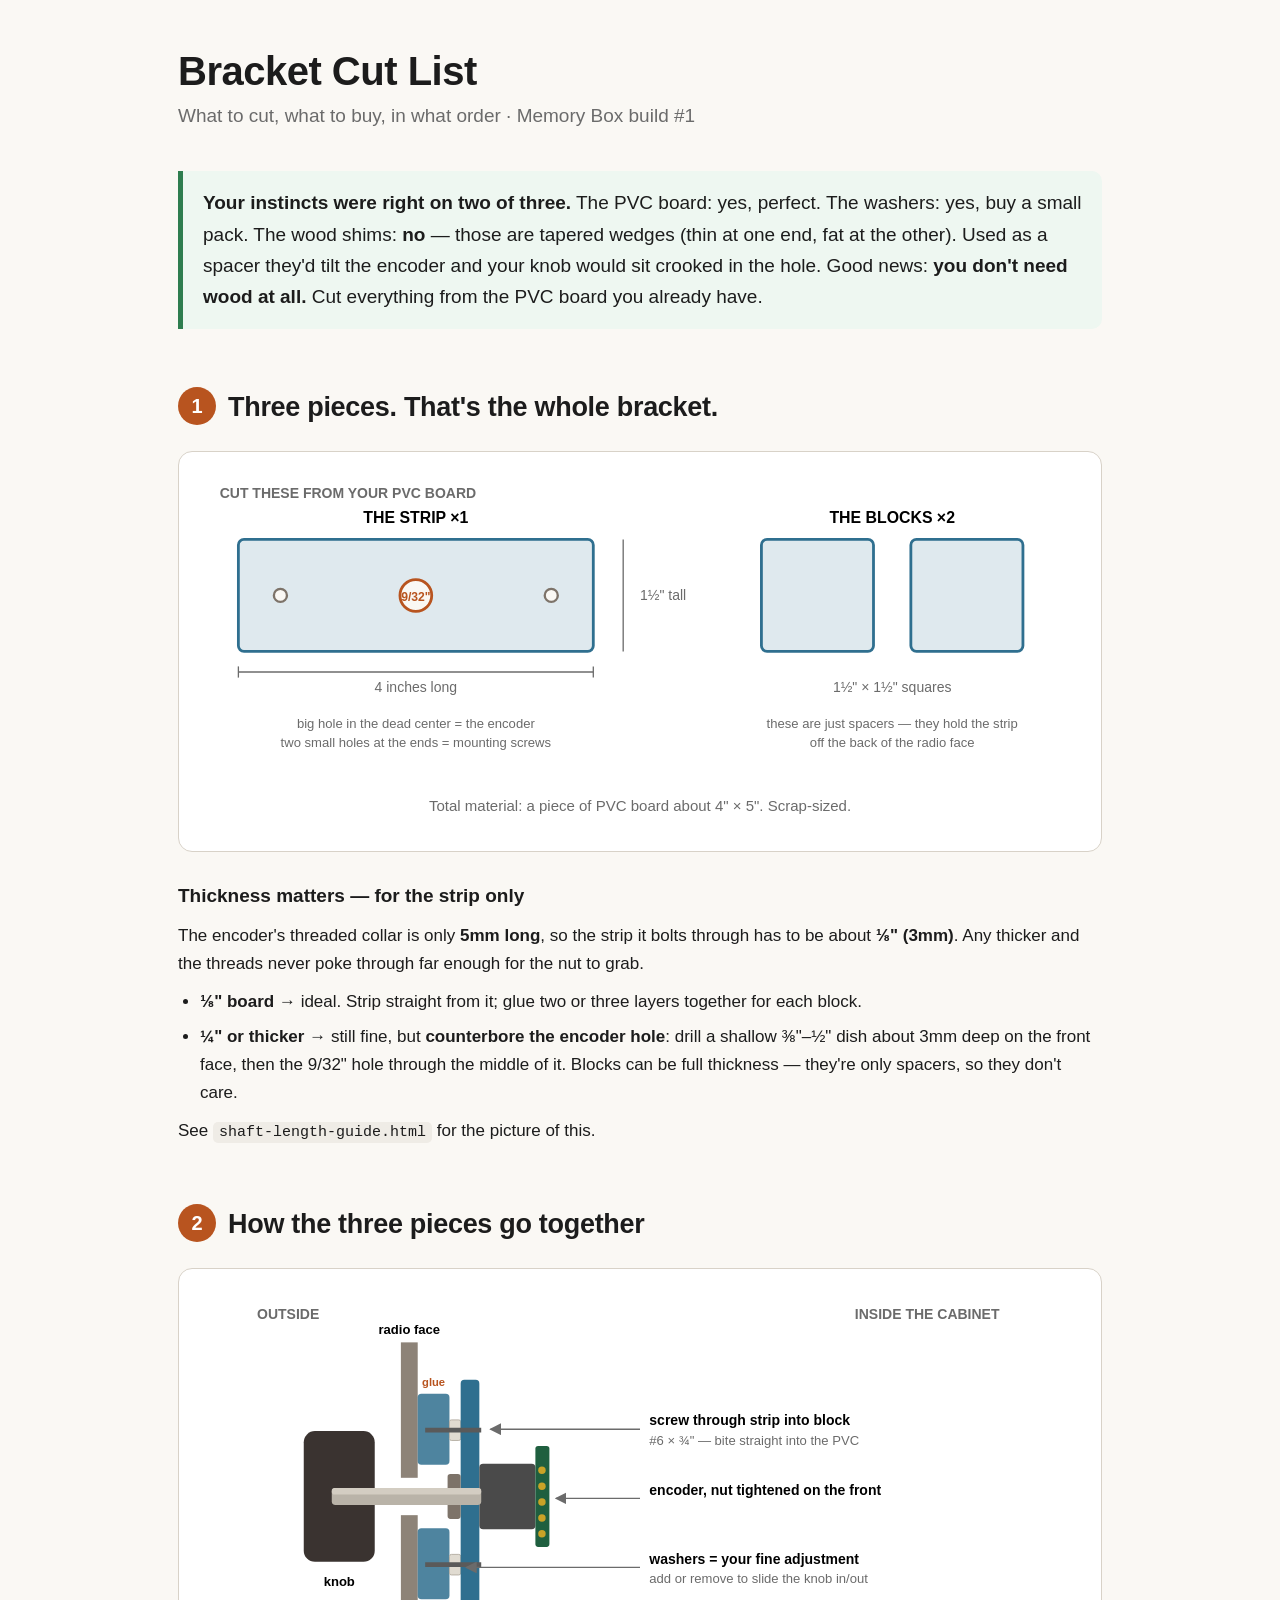
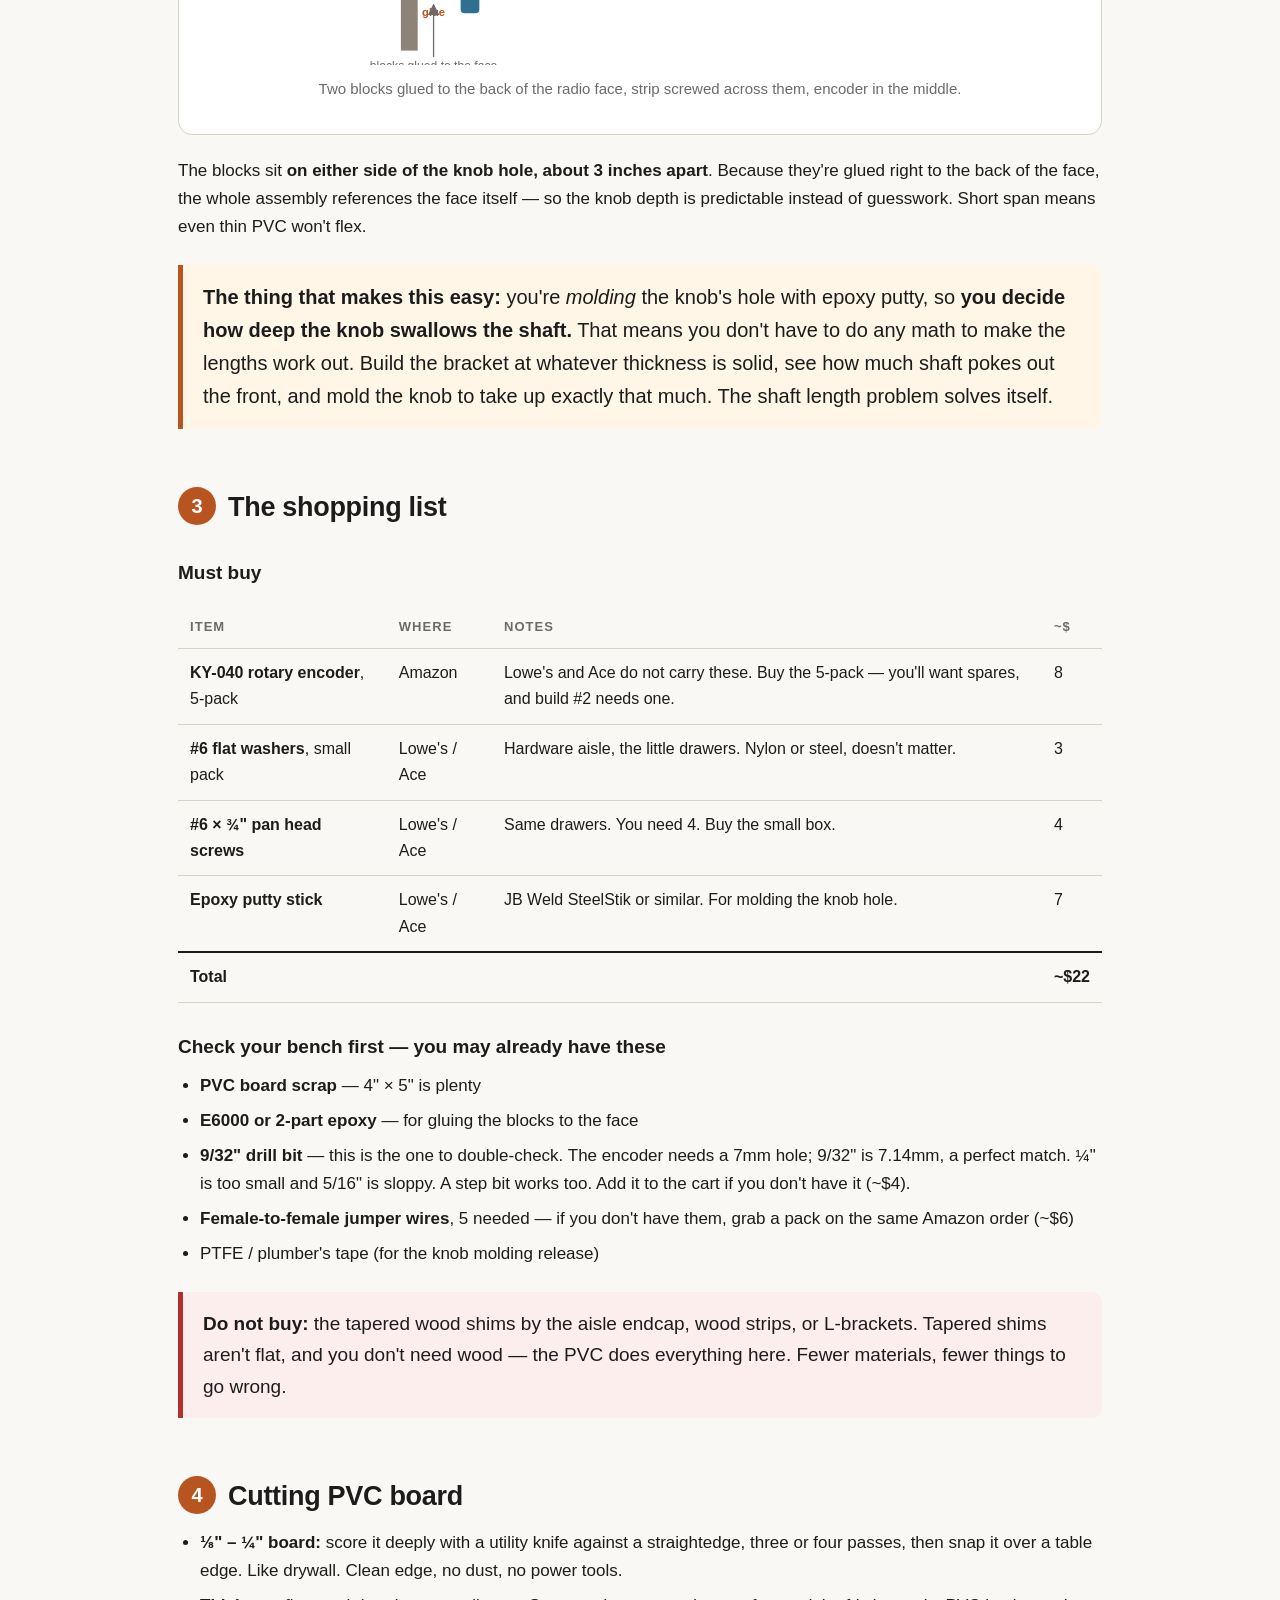
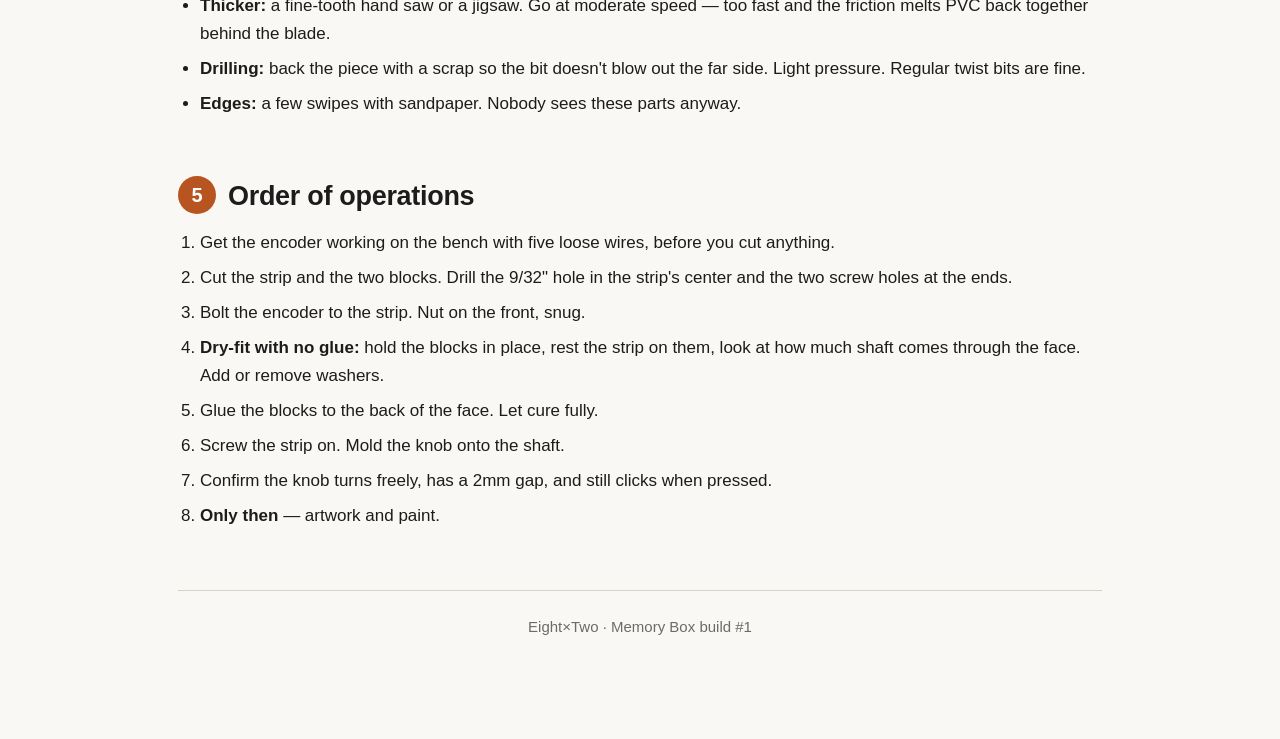
<file: bracket-cut-list.html>
<!DOCTYPE html>
<html lang="en">
<head>
<meta charset="utf-8">
<title>Memory Box — Bracket Cut List &amp; Shopping List</title>
<style>
  :root { --ink:#1c1c1c; --mute:#6b6b6b; --line:#d8d2c8; --paper:#faf8f4; --accent:#b8541f;
          --good:#2e7d4f; --warn:#b03030; }
  * { box-sizing:border-box; }
  body { margin:0; background:var(--paper); color:var(--ink);
         font:17px/1.65 -apple-system,BlinkMacSystemFont,"Segoe UI",Helvetica,sans-serif; }
  .wrap { max-width:980px; margin:0 auto; padding:48px 28px 90px; }
  h1 { font-size:40px; line-height:1.15; margin:0 0 6px; letter-spacing:-.5px; }
  .sub { color:var(--mute); font-size:19px; margin:0 0 40px; }
  h2 { font-size:27px; margin:56px 0 6px; letter-spacing:-.3px; }
  h2 .n { display:inline-block; width:38px; height:38px; line-height:38px; text-align:center;
          background:var(--accent); color:#fff; border-radius:50%; font-size:20px;
          margin-right:12px; vertical-align:3px; }
  h3 { font-size:19px; margin:28px 0 4px; }
  p { margin:10px 0; }
  .card { background:#fff; border:1px solid var(--line); border-radius:14px; padding:22px; margin:22px 0; }
  svg { display:block; width:100%; height:auto; }
  .cap { color:var(--mute); font-size:15px; margin-top:12px; text-align:center; }
  .big { font-size:20px; background:#fff6e8; border-left:5px solid var(--accent);
         padding:16px 20px; border-radius:0 10px 10px 0; margin:24px 0; }
  .stop { font-size:19px; background:#fdeeee; border-left:5px solid var(--warn);
          padding:16px 20px; border-radius:0 10px 10px 0; margin:24px 0; }
  .yes { font-size:19px; background:#eef7f1; border-left:5px solid var(--good);
         padding:16px 20px; border-radius:0 10px 10px 0; margin:24px 0; }
  ul,ol { margin:10px 0; padding-left:22px; } li { margin:7px 0; }
  table { border-collapse:collapse; width:100%; margin:16px 0; font-size:16px; }
  th,td { text-align:left; padding:11px 12px; border-bottom:1px solid var(--line); vertical-align:top; }
  th { font-size:13px; text-transform:uppercase; letter-spacing:.08em; color:var(--mute); }
  code { background:#efece6; padding:2px 6px; border-radius:5px; font-size:15px; }
  .tot { font-weight:700; border-top:2px solid var(--ink); }
  .hr { height:1px; background:var(--line); margin:60px 0 0; }
</style>
</head>
<body>
<div class="wrap">

<h1>Bracket Cut List</h1>
<p class="sub">What to cut, what to buy, in what order · Memory Box build #1</p>

<div class="yes">
<strong>Your instincts were right on two of three.</strong> The PVC board: yes, perfect.
The washers: yes, buy a small pack. The wood shims: <strong>no</strong> — those are
tapered wedges (thin at one end, fat at the other). Used as a spacer they'd tilt the
encoder and your knob would sit crooked in the hole. Good news: <strong>you don't need
wood at all.</strong> Cut everything from the PVC board you already have.
</div>

<h2><span class="n">1</span>Three pieces. That's the whole bracket.</h2>

<div class="card">
<svg viewBox="0 0 940 330" role="img" aria-label="Cut list: one strip and two blocks">
  <text x="20" y="26" font-size="15" fill="#6b6b6b" font-weight="600">CUT THESE FROM YOUR PVC BOARD</text>

  <!-- STRIP -->
  <rect x="40" y="70" width="380" height="120" rx="6" fill="#dfe9ee" stroke="#2f6f8f" stroke-width="3"/>
  <circle cx="230" cy="130" r="17" fill="#faf8f4" stroke="#b8541f" stroke-width="3"/>
  <text x="230" y="136" font-size="13" text-anchor="middle" fill="#b8541f" font-weight="700">9/32"</text>
  <!-- screw holes -->
  <circle cx="85" cy="130" r="7" fill="#faf8f4" stroke="#7d7369" stroke-width="2.5"/>
  <circle cx="375" cy="130" r="7" fill="#faf8f4" stroke="#7d7369" stroke-width="2.5"/>
  <!-- dims -->
  <line x1="40" y1="212" x2="420" y2="212" stroke="#6b6b6b" stroke-width="1.4"/>
  <line x1="40" y1="206" x2="40" y2="218" stroke="#6b6b6b" stroke-width="1.4"/>
  <line x1="420" y1="206" x2="420" y2="218" stroke="#6b6b6b" stroke-width="1.4"/>
  <text x="230" y="233" font-size="15" text-anchor="middle" fill="#6b6b6b">4 inches long</text>
  <line x1="452" y1="70" x2="452" y2="190" stroke="#6b6b6b" stroke-width="1.4"/>
  <text x="470" y="135" font-size="15" fill="#6b6b6b">1½" tall</text>
  <text x="230" y="52" font-size="17" text-anchor="middle" font-weight="700">THE STRIP  ×1</text>
  <text x="230" y="272" font-size="14" text-anchor="middle" fill="#6b6b6b">big hole in the dead center = the encoder</text>
  <text x="230" y="292" font-size="14" text-anchor="middle" fill="#6b6b6b">two small holes at the ends = mounting screws</text>

  <!-- BLOCKS -->
  <rect x="600" y="70" width="120" height="120" rx="6" fill="#dfe9ee" stroke="#2f6f8f" stroke-width="3"/>
  <rect x="760" y="70" width="120" height="120" rx="6" fill="#dfe9ee" stroke="#2f6f8f" stroke-width="3"/>
  <text x="740" y="52" font-size="17" text-anchor="middle" font-weight="700">THE BLOCKS  ×2</text>
  <text x="740" y="233" font-size="15" text-anchor="middle" fill="#6b6b6b">1½" × 1½" squares</text>
  <text x="740" y="272" font-size="14" text-anchor="middle" fill="#6b6b6b">these are just spacers — they hold the strip</text>
  <text x="740" y="292" font-size="14" text-anchor="middle" fill="#6b6b6b">off the back of the radio face</text>
</svg>
<p class="cap">Total material: a piece of PVC board about 4" × 5". Scrap-sized.</p>
</div>

<h3>Thickness matters — for the strip only</h3>
<p>The encoder's threaded collar is only <strong>5mm long</strong>, so the strip it bolts
through has to be about <strong>⅛" (3mm)</strong>. Any thicker and the threads never poke
through far enough for the nut to grab.</p>
<ul>
  <li><strong>⅛" board</strong> → ideal. Strip straight from it; glue two or three layers
      together for each block.</li>
  <li><strong>¼" or thicker</strong> → still fine, but <strong>counterbore the encoder
      hole</strong>: drill a shallow ⅜"–½" dish about 3mm deep on the front face, then the
      9/32" hole through the middle of it. Blocks can be full thickness — they're only
      spacers, so they don't care.</li>
</ul>
<p>See <code>shaft-length-guide.html</code> for the picture of this.</p>

<h2><span class="n">2</span>How the three pieces go together</h2>

<div class="card">
<svg viewBox="0 0 940 400" role="img" aria-label="Assembly side view">
  <defs>
    <marker id="a2" markerWidth="9" markerHeight="9" refX="8" refY="4.5" orient="auto">
      <path d="M0 0 L9 4.5 L0 9 z" fill="#6b6b6b"/>
    </marker>
  </defs>
  <text x="60" y="30" font-size="15" fill="#6b6b6b" font-weight="600">OUTSIDE</text>
  <text x="700" y="30" font-size="15" fill="#6b6b6b" font-weight="600">INSIDE THE CABINET</text>

  <!-- knob -->
  <rect x="110" y="150" width="76" height="140" rx="12" fill="#3a3330"/>
  <text x="148" y="316" font-size="14" text-anchor="middle" font-weight="700">knob</text>

  <!-- panel -->
  <rect x="214" y="55" width="18" height="145" fill="#8d8378"/>
  <rect x="214" y="240" width="18" height="145" fill="#8d8378"/>
  <text x="223" y="46" font-size="14" text-anchor="middle" font-weight="700">radio face</text>

  <!-- blocks (glued to panel) -->
  <rect x="232" y="110" width="34" height="76" rx="4" fill="#2f6f8f" opacity=".85"/>
  <rect x="232" y="254" width="34" height="76" rx="4" fill="#2f6f8f" opacity=".85"/>
  <!-- glue -->
  <text x="249" y="102" font-size="12" text-anchor="middle" fill="#b8541f" font-weight="700">glue</text>
  <text x="249" y="348" font-size="12" text-anchor="middle" fill="#b8541f" font-weight="700">glue</text>

  <!-- washers -->
  <rect x="266" y="138" width="12" height="22" rx="2" fill="#e0dbd1" stroke="#b5aea2"/>
  <rect x="266" y="282" width="12" height="22" rx="2" fill="#e0dbd1" stroke="#b5aea2"/>

  <!-- strip -->
  <rect x="278" y="95" width="20" height="250" rx="4" fill="#2f6f8f"/>
  <!-- screws through strip into blocks -->
  <line x1="300" y1="149" x2="240" y2="149" stroke="#5a5a5a" stroke-width="5"/>
  <line x1="300" y1="293" x2="240" y2="293" stroke="#5a5a5a" stroke-width="5"/>

  <!-- nut on front of strip -->
  <rect x="264" y="196" width="14" height="48" rx="3" fill="#7d7369"/>

  <!-- encoder -->
  <rect x="298" y="185" width="60" height="70" rx="4" fill="#4a4a4a"/>
  <rect x="358" y="166" width="15" height="108" rx="3" fill="#1f5f3f"/>
  <circle cx="365" cy="192" r="4" fill="#c9a227"/><circle cx="365" cy="209" r="4" fill="#c9a227"/>
  <circle cx="365" cy="226" r="4" fill="#c9a227"/><circle cx="365" cy="243" r="4" fill="#c9a227"/>
  <circle cx="365" cy="260" r="4" fill="#c9a227"/>

  <!-- shaft -->
  <rect x="140" y="211" width="160" height="18" rx="4" fill="#b9b3a8"/>
  <rect x="140" y="211" width="160" height="7" rx="3" fill="#d3cdc2"/>

  <!-- labels -->
  <line x1="470" y1="148" x2="310" y2="148" stroke="#6b6b6b" stroke-width="1.4" marker-end="url(#a2)"/>
  <text x="480" y="144" font-size="15" font-weight="700">screw through strip into block</text>
  <text x="480" y="165" font-size="14" fill="#6b6b6b">#6 × ¾" — bite straight into the PVC</text>

  <line x1="470" y1="222" x2="380" y2="222" stroke="#6b6b6b" stroke-width="1.4" marker-end="url(#a2)"/>
  <text x="480" y="218" font-size="15" font-weight="700">encoder, nut tightened on the front</text>

  <line x1="470" y1="296" x2="284" y2="296" stroke="#6b6b6b" stroke-width="1.4" marker-end="url(#a2)"/>
  <text x="480" y="292" font-size="15" font-weight="700">washers = your fine adjustment</text>
  <text x="480" y="313" font-size="14" fill="#6b6b6b">add or remove to slide the knob in/out</text>

  <line x1="249" y1="392" x2="249" y2="336" stroke="#6b6b6b" stroke-width="1.4" marker-end="url(#a2)"/>
  <text x="249" y="392" font-size="13" text-anchor="middle" fill="#6b6b6b" dy="14">blocks glued to the face</text>
</svg>
<p class="cap">Two blocks glued to the back of the radio face, strip screwed across them, encoder in the middle.</p>
</div>

<p>The blocks sit <strong>on either side of the knob hole, about 3 inches apart</strong>.
Because they're glued right to the back of the face, the whole assembly references the
face itself — so the knob depth is predictable instead of guesswork. Short span means
even thin PVC won't flex.</p>

<div class="big">
<strong>The thing that makes this easy:</strong> you're <em>molding</em> the knob's hole
with epoxy putty, so <strong>you decide how deep the knob swallows the shaft.</strong>
That means you don't have to do any math to make the lengths work out. Build the bracket
at whatever thickness is solid, see how much shaft pokes out the front, and mold the
knob to take up exactly that much. The shaft length problem solves itself.
</div>

<h2><span class="n">3</span>The shopping list</h2>

<h3>Must buy</h3>
<table>
  <tr><th>Item</th><th>Where</th><th>Notes</th><th>~$</th></tr>
  <tr>
    <td><strong>KY-040 rotary encoder</strong>, 5-pack</td>
    <td>Amazon</td>
    <td>Lowe's and Ace do not carry these. Buy the 5-pack — you'll want spares, and build #2 needs one.</td>
    <td>8</td>
  </tr>
  <tr>
    <td><strong>#6 flat washers</strong>, small pack</td>
    <td>Lowe's / Ace</td>
    <td>Hardware aisle, the little drawers. Nylon or steel, doesn't matter.</td>
    <td>3</td>
  </tr>
  <tr>
    <td><strong>#6 × ¾" pan head screws</strong></td>
    <td>Lowe's / Ace</td>
    <td>Same drawers. You need 4. Buy the small box.</td>
    <td>4</td>
  </tr>
  <tr>
    <td><strong>Epoxy putty stick</strong></td>
    <td>Lowe's / Ace</td>
    <td>JB Weld SteelStik or similar. For molding the knob hole.</td>
    <td>7</td>
  </tr>
  <tr class="tot"><td colspan="3">Total</td><td>~$22</td></tr>
</table>

<h3>Check your bench first — you may already have these</h3>
<ul>
  <li><strong>PVC board scrap</strong> — 4" × 5" is plenty</li>
  <li><strong>E6000 or 2-part epoxy</strong> — for gluing the blocks to the face</li>
  <li><strong>9/32" drill bit</strong> — this is the one to double-check. The encoder needs
      a 7mm hole; 9/32" is 7.14mm, a perfect match. ¼" is too small and 5/16" is sloppy.
      A step bit works too. Add it to the cart if you don't have it (~$4).</li>
  <li><strong>Female-to-female jumper wires</strong>, 5 needed — if you don't have them,
      grab a pack on the same Amazon order (~$6)</li>
  <li>PTFE / plumber's tape (for the knob molding release)</li>
</ul>

<div class="stop">
<strong>Do not buy:</strong> the tapered wood shims by the aisle endcap, wood strips,
or L-brackets. Tapered shims aren't flat, and you don't need wood — the PVC does
everything here. Fewer materials, fewer things to go wrong.
</div>

<h2><span class="n">4</span>Cutting PVC board</h2>
<ul>
  <li><strong>⅛" – ¼" board:</strong> score it deeply with a utility knife against a
      straightedge, three or four passes, then snap it over a table edge. Like drywall.
      Clean edge, no dust, no power tools.</li>
  <li><strong>Thicker:</strong> a fine-tooth hand saw or a jigsaw. Go at moderate speed —
      too fast and the friction melts PVC back together behind the blade.</li>
  <li><strong>Drilling:</strong> back the piece with a scrap so the bit doesn't blow out
      the far side. Light pressure. Regular twist bits are fine.</li>
  <li><strong>Edges:</strong> a few swipes with sandpaper. Nobody sees these parts anyway.</li>
</ul>

<h2><span class="n">5</span>Order of operations</h2>
<ol>
  <li>Get the encoder working on the bench with five loose wires, before you cut anything.</li>
  <li>Cut the strip and the two blocks. Drill the 9/32" hole in the strip's center and
      the two screw holes at the ends.</li>
  <li>Bolt the encoder to the strip. Nut on the front, snug.</li>
  <li><strong>Dry-fit with no glue:</strong> hold the blocks in place, rest the strip on
      them, look at how much shaft comes through the face. Add or remove washers.</li>
  <li>Glue the blocks to the back of the face. Let cure fully.</li>
  <li>Screw the strip on. Mold the knob onto the shaft.</li>
  <li>Confirm the knob turns freely, has a 2mm gap, and still clicks when pressed.</li>
  <li><strong>Only then</strong> — artwork and paint.</li>
</ol>

<div class="hr"></div>
<p class="cap" style="margin-top:24px">Eight×Two · Memory Box build #1</p>

</div>
</body>
</html>
</file>
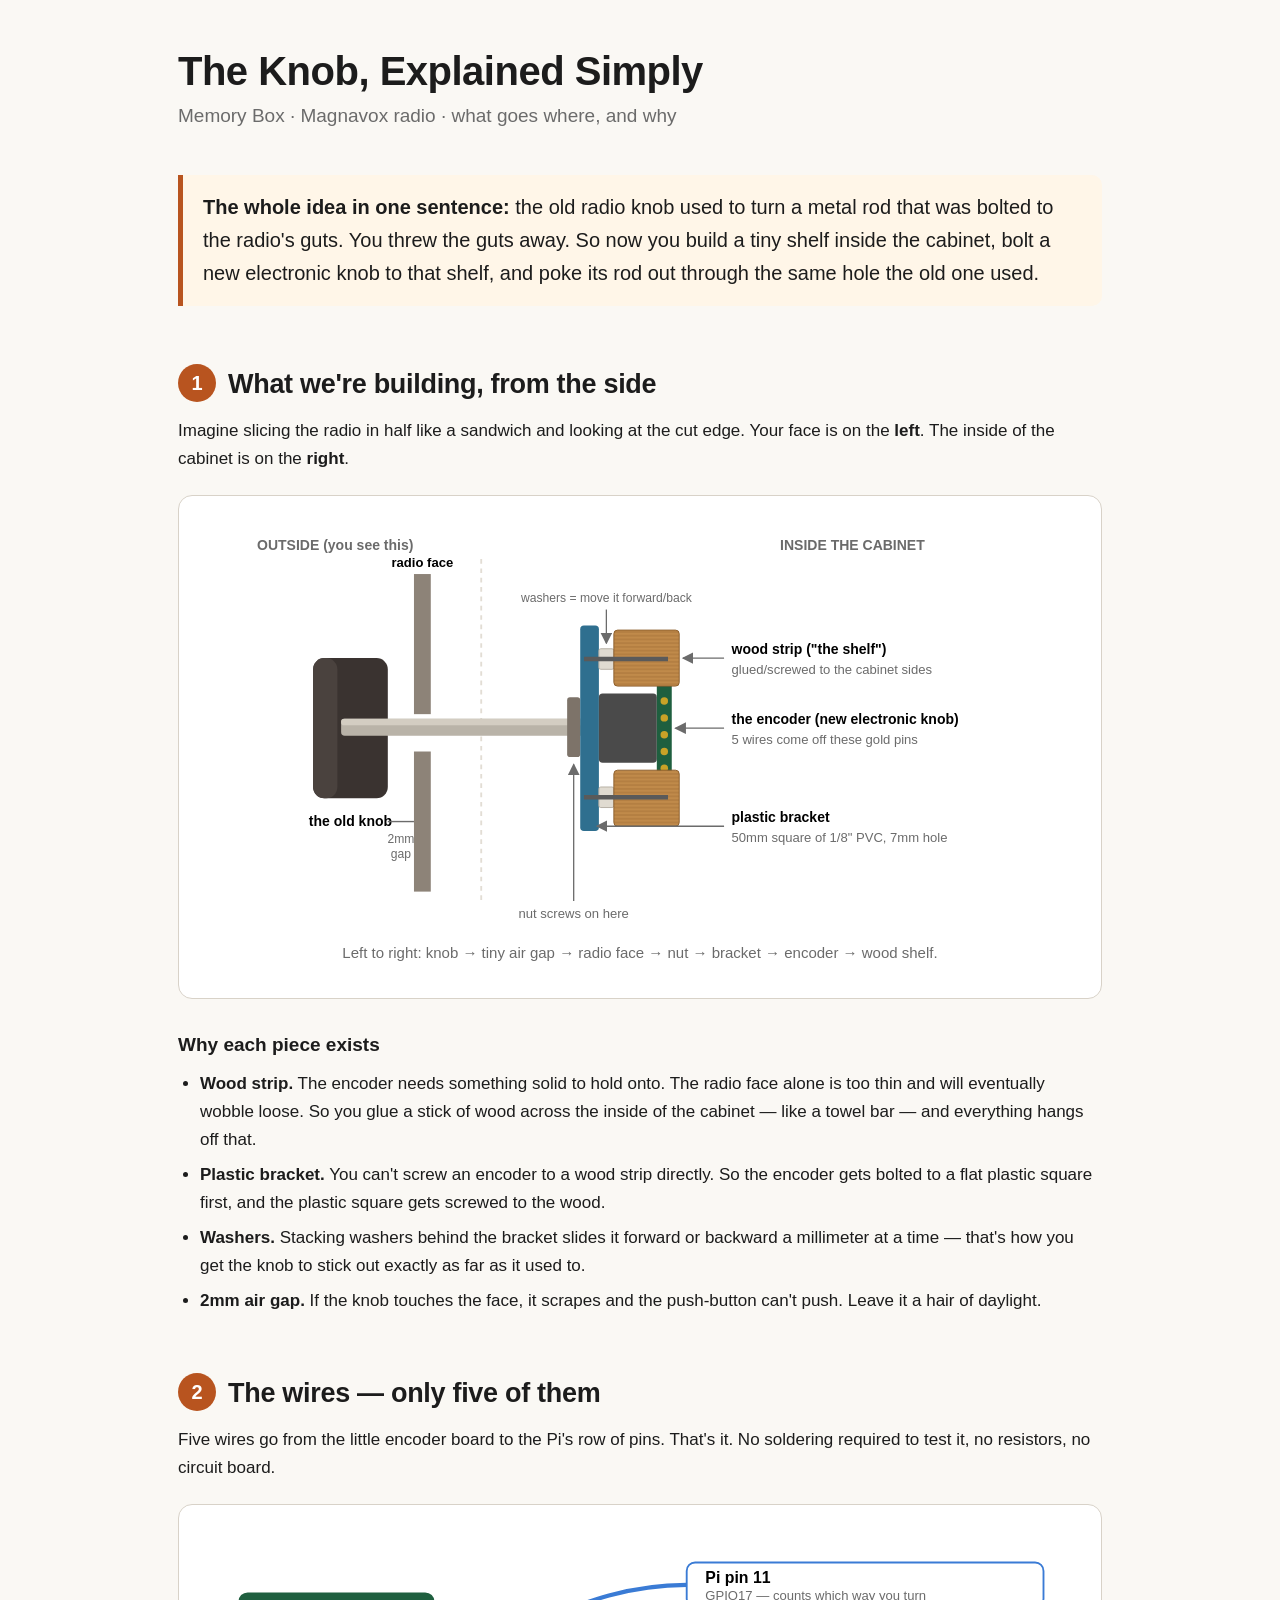
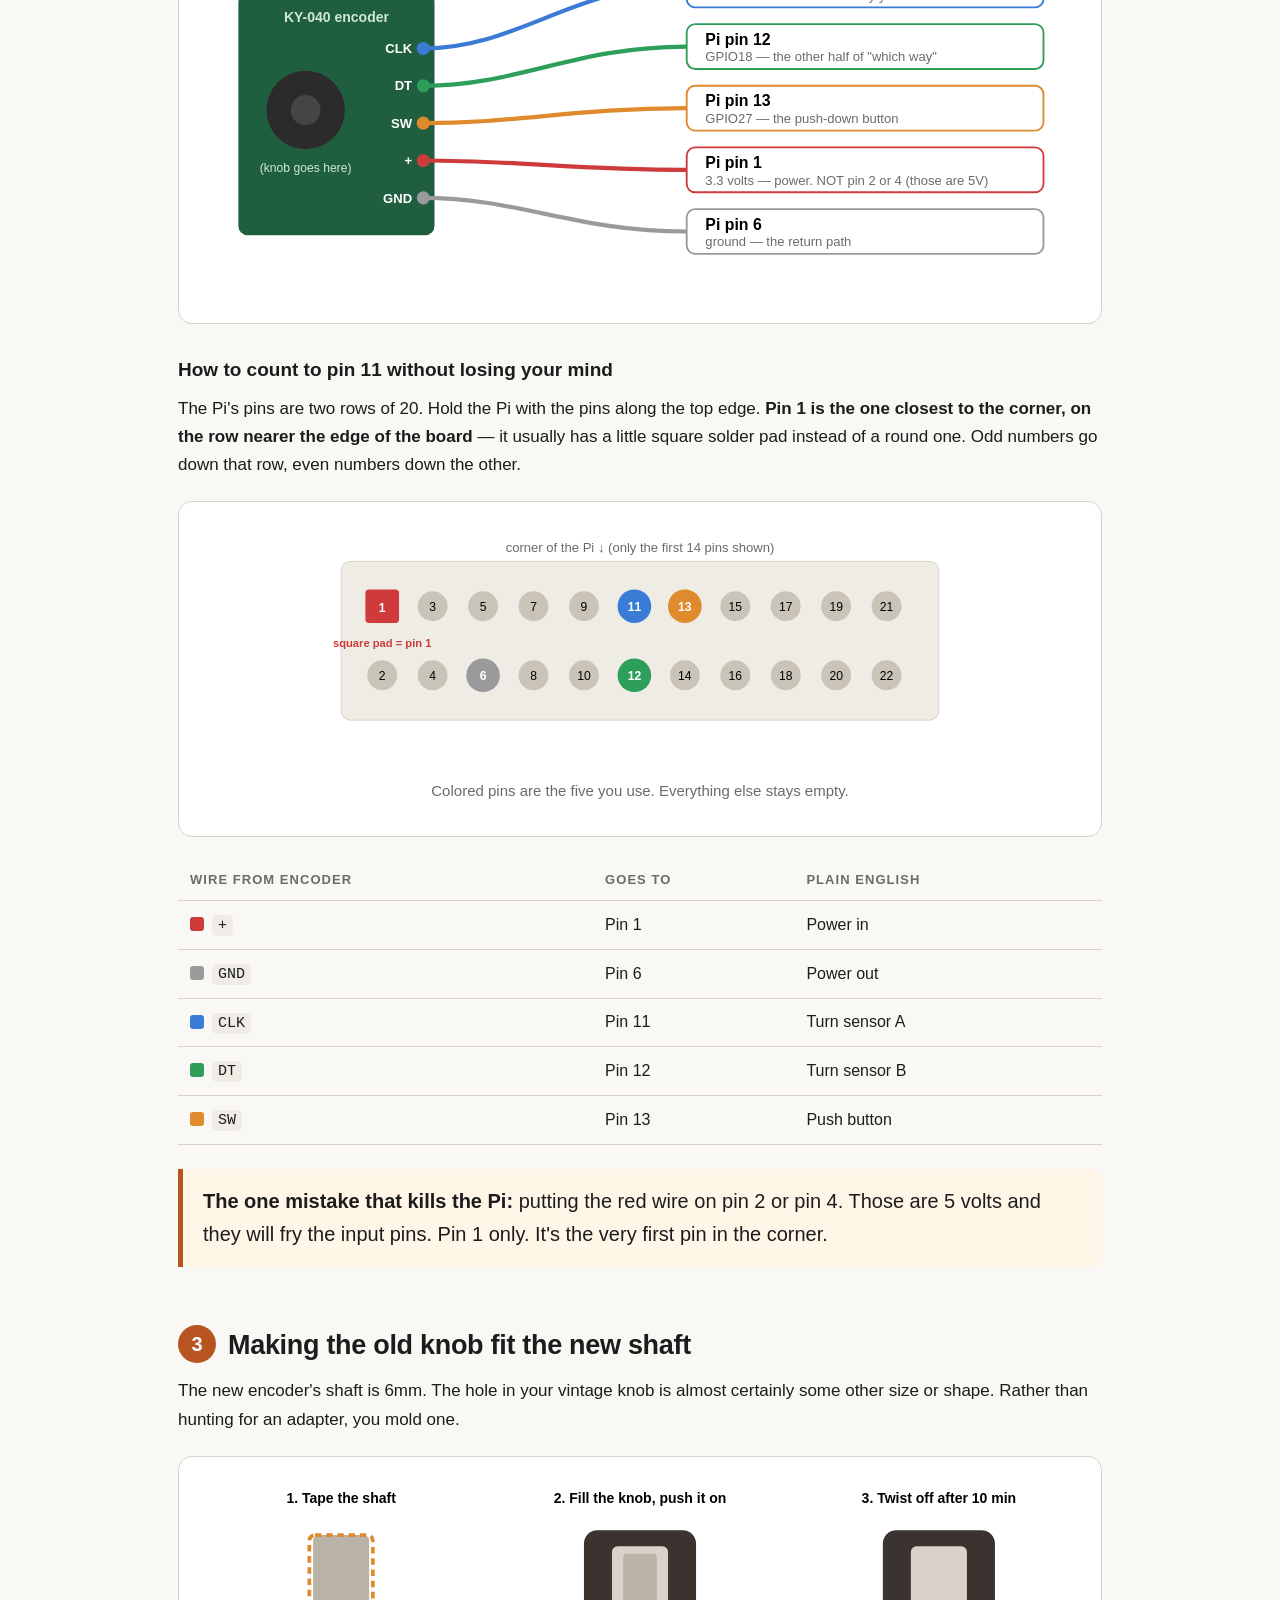
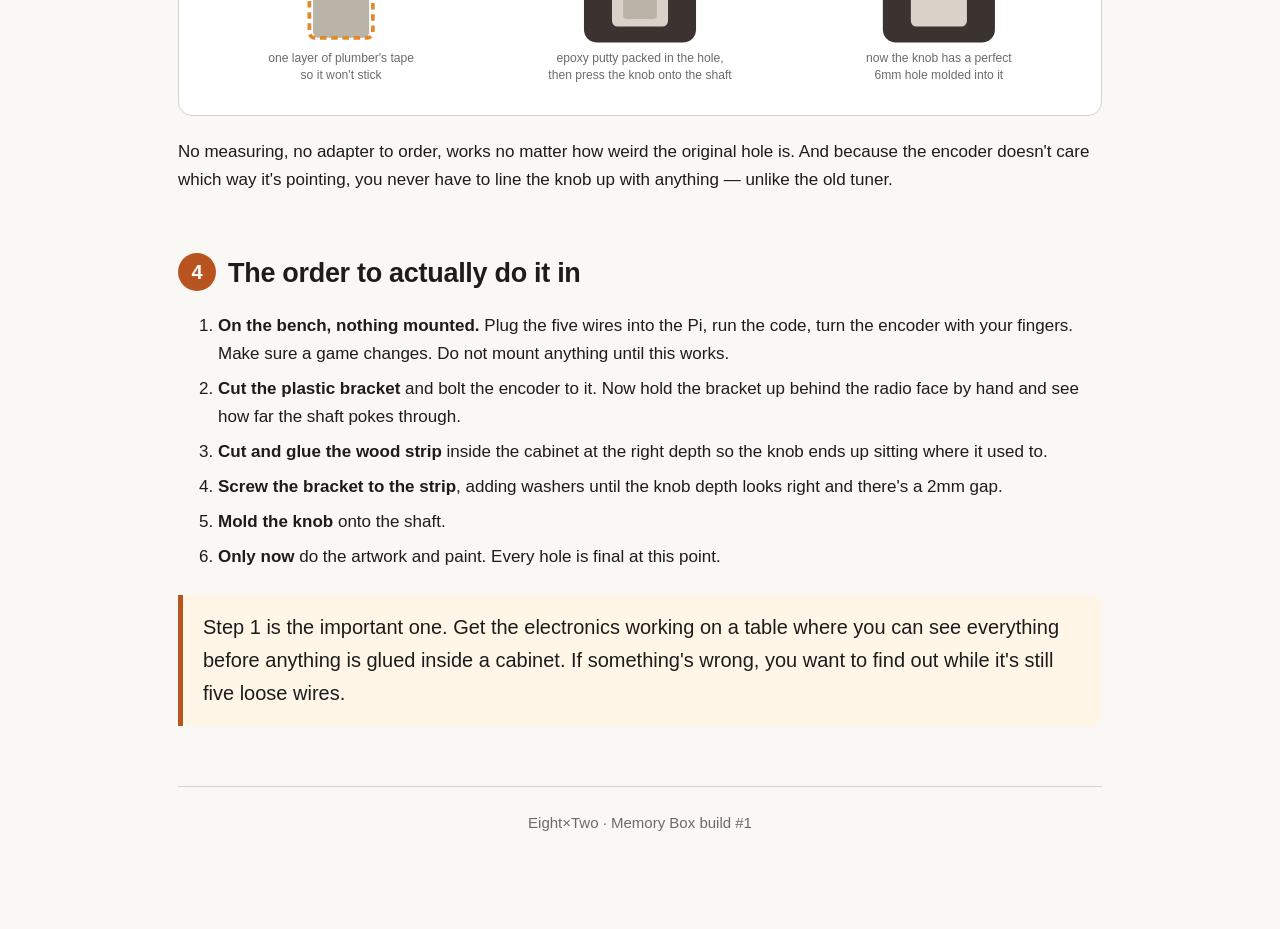
<file: knob-visual-guide.html>
<!DOCTYPE html>
<html lang="en">
<head>
<meta charset="utf-8">
<title>Memory Box — The Knob, Explained Simply</title>
<style>
  :root { --ink:#1c1c1c; --mute:#6b6b6b; --line:#d8d2c8; --paper:#faf8f4; --accent:#b8541f; }
  * { box-sizing:border-box; }
  body { margin:0; background:var(--paper); color:var(--ink);
         font:17px/1.65 -apple-system,BlinkMacSystemFont,"Segoe UI",Helvetica,sans-serif; }
  .wrap { max-width:980px; margin:0 auto; padding:48px 28px 90px; }
  h1 { font-size:40px; line-height:1.15; margin:0 0 6px; letter-spacing:-.5px; }
  .sub { color:var(--mute); font-size:19px; margin:0 0 44px; }
  h2 { font-size:27px; margin:56px 0 6px; letter-spacing:-.3px; }
  h2 .n { display:inline-block; width:38px; height:38px; line-height:38px; text-align:center;
          background:var(--accent); color:#fff; border-radius:50%; font-size:20px;
          margin-right:12px; vertical-align:3px; }
  h3 { font-size:19px; margin:30px 0 4px; }
  p { margin:10px 0; }
  .card { background:#fff; border:1px solid var(--line); border-radius:14px;
          padding:22px; margin:22px 0; }
  svg { display:block; width:100%; height:auto; }
  .cap { color:var(--mute); font-size:15px; margin-top:12px; text-align:center; }
  .big { font-size:20px; background:#fff6e8; border-left:5px solid var(--accent);
         padding:16px 20px; border-radius:0 10px 10px 0; margin:24px 0; }
  ul { margin:10px 0; padding-left:22px; }
  li { margin:7px 0; }
  table { border-collapse:collapse; width:100%; margin:16px 0; font-size:16px; }
  th,td { text-align:left; padding:10px 12px; border-bottom:1px solid var(--line); }
  th { font-size:13px; text-transform:uppercase; letter-spacing:.08em; color:var(--mute); }
  .sw { display:inline-block; width:14px; height:14px; border-radius:3px; margin-right:8px;
        vertical-align:-2px; }
  code { background:#efece6; padding:2px 6px; border-radius:5px; font-size:15px; }
  .hr { height:1px; background:var(--line); margin:60px 0 0; }
</style>
</head>
<body>
<div class="wrap">

<h1>The Knob, Explained Simply</h1>
<p class="sub">Memory Box · Magnavox radio · what goes where, and why</p>

<div class="big">
<strong>The whole idea in one sentence:</strong> the old radio knob used to turn a
metal rod that was bolted to the radio's guts. You threw the guts away. So now you
build a tiny shelf inside the cabinet, bolt a new electronic knob to that shelf,
and poke its rod out through the same hole the old one used.
</div>

<h2><span class="n">1</span>What we're building, from the side</h2>
<p>Imagine slicing the radio in half like a sandwich and looking at the cut edge.
Your face is on the <strong>left</strong>. The inside of the cabinet is on the
<strong>right</strong>.</p>

<div class="card">
<svg viewBox="0 0 940 440" role="img" aria-label="Side view cross section of the knob mounting">
  <defs>
    <pattern id="wood" width="8" height="8" patternUnits="userSpaceOnUse">
      <rect width="8" height="8" fill="#c08a4a"/>
      <path d="M0 2h8M0 6h8" stroke="#a9743a" stroke-width="1.2"/>
    </pattern>
    <marker id="ar" markerWidth="9" markerHeight="9" refX="8" refY="4.5" orient="auto">
      <path d="M0 0 L9 4.5 L0 9 z" fill="#6b6b6b"/>
    </marker>
  </defs>

  <!-- outside / inside labels -->
  <text x="60" y="34" font-size="15" fill="#6b6b6b" font-weight="600">OUTSIDE (you see this)</text>
  <text x="620" y="34" font-size="15" fill="#6b6b6b" font-weight="600">INSIDE THE CABINET</text>
  <line x1="300" y1="44" x2="300" y2="410" stroke="#e2ddd4" stroke-width="2" stroke-dasharray="5 5"/>

  <!-- KNOB -->
  <rect x="120" y="150" width="80" height="150" rx="12" fill="#3a3330"/>
  <rect x="120" y="150" width="26" height="150" rx="12" fill="#4a423e"/>
  <text x="160" y="330" font-size="15" text-anchor="middle" font-weight="700">the old knob</text>

  <!-- air gap -->
  <line x1="200" y1="325" x2="228" y2="325" stroke="#6b6b6b" stroke-width="1.5"/>
  <text x="214" y="348" font-size="13" text-anchor="middle" fill="#6b6b6b">2mm</text>
  <text x="214" y="364" font-size="13" text-anchor="middle" fill="#6b6b6b">gap</text>

  <!-- FRONT PANEL (two pieces = the hole) -->
  <rect x="228" y="60" width="18" height="150" fill="#8d8378"/>
  <rect x="228" y="250" width="18" height="150" fill="#8d8378"/>
  <text x="237" y="52" font-size="14" text-anchor="middle" font-weight="700">radio face</text>
  <text x="237" y="232" font-size="12" text-anchor="middle" fill="#b8541f" font-weight="700">hole</text>

  <!-- SHAFT -->
  <rect x="150" y="215" width="270" height="18" rx="4" fill="#b9b3a8"/>
  <rect x="150" y="215" width="270" height="7" rx="3" fill="#d3cdc2"/>

  <!-- NUT + WASHER on front of bracket -->
  <rect x="392" y="192" width="14" height="64" rx="3" fill="#7d7369"/>

  <!-- BRACKET -->
  <rect x="406" y="115" width="20" height="220" rx="4" fill="#2f6f8f"/>

  <!-- WASHER SHIMS -->
  <rect x="426" y="140" width="16" height="22" rx="2" fill="#e0dbd1" stroke="#b5aea2"/>
  <rect x="426" y="288" width="16" height="22" rx="2" fill="#e0dbd1" stroke="#b5aea2"/>

  <!-- ENCODER body + PCB -->
  <rect x="426" y="188" width="62" height="74" rx="4" fill="#4a4a4a"/>
  <rect x="488" y="168" width="16" height="114" rx="3" fill="#1f5f3f"/>
  <circle cx="496" cy="196" r="4" fill="#c9a227"/><circle cx="496" cy="214" r="4" fill="#c9a227"/>
  <circle cx="496" cy="232" r="4" fill="#c9a227"/><circle cx="496" cy="250" r="4" fill="#c9a227"/>
  <circle cx="496" cy="268" r="4" fill="#c9a227"/>

  <!-- CROSSBAR (wood strip) top and bottom -->
  <rect x="442" y="120" width="70" height="60" rx="4" fill="url(#wood)" stroke="#8d5f2c"/>
  <rect x="442" y="270" width="70" height="60" rx="4" fill="url(#wood)" stroke="#8d5f2c"/>
  <!-- screws -->
  <line x1="410" y1="151" x2="500" y2="151" stroke="#5a5a5a" stroke-width="5"/>
  <line x1="410" y1="299" x2="500" y2="299" stroke="#5a5a5a" stroke-width="5"/>

  <!-- LABELS right -->
  <line x1="560" y1="150" x2="516" y2="150" stroke="#6b6b6b" stroke-width="1.4" marker-end="url(#ar)"/>
  <text x="568" y="146" font-size="15" font-weight="700">wood strip ("the shelf")</text>
  <text x="568" y="167" font-size="14" fill="#6b6b6b">glued/screwed to the cabinet sides</text>

  <line x1="560" y1="225" x2="508" y2="225" stroke="#6b6b6b" stroke-width="1.4" marker-end="url(#ar)"/>
  <text x="568" y="221" font-size="15" font-weight="700">the encoder (new electronic knob)</text>
  <text x="568" y="242" font-size="14" fill="#6b6b6b">5 wires come off these gold pins</text>

  <line x1="560" y1="330" x2="424" y2="330" stroke="#6b6b6b" stroke-width="1.4" marker-end="url(#ar)"/>
  <text x="568" y="326" font-size="15" font-weight="700">plastic bracket</text>
  <text x="568" y="347" font-size="14" fill="#6b6b6b">50mm square of 1/8" PVC, 7mm hole</text>

  <line x1="399" y1="410" x2="399" y2="264" stroke="#6b6b6b" stroke-width="1.4" marker-end="url(#ar)"/>
  <text x="399" y="428" font-size="14" text-anchor="middle" fill="#6b6b6b">nut screws on here</text>

  <line x1="434" y1="98" x2="434" y2="134" stroke="#6b6b6b" stroke-width="1.4" marker-end="url(#ar)"/>
  <text x="434" y="90" font-size="13" text-anchor="middle" fill="#6b6b6b">washers = move it forward/back</text>
</svg>
<p class="cap">Left to right: knob → tiny air gap → radio face → nut → bracket → encoder → wood shelf.</p>
</div>

<h3>Why each piece exists</h3>
<ul>
  <li><strong>Wood strip.</strong> The encoder needs something solid to hold onto.
      The radio face alone is too thin and will eventually wobble loose. So you glue
      a stick of wood across the inside of the cabinet — like a towel bar — and
      everything hangs off that.</li>
  <li><strong>Plastic bracket.</strong> You can't screw an encoder to a wood strip
      directly. So the encoder gets bolted to a flat plastic square first, and the
      plastic square gets screwed to the wood.</li>
  <li><strong>Washers.</strong> Stacking washers behind the bracket slides it
      forward or backward a millimeter at a time — that's how you get the knob to
      stick out exactly as far as it used to.</li>
  <li><strong>2mm air gap.</strong> If the knob touches the face, it scrapes and the
      push-button can't push. Leave it a hair of daylight.</li>
</ul>

<h2><span class="n">2</span>The wires — only five of them</h2>
<p>Five wires go from the little encoder board to the Pi's row of pins. That's it.
No soldering required to test it, no resistors, no circuit board.</p>

<div class="card">
<svg viewBox="0 0 940 400" role="img" aria-label="Wiring from KY-040 to Raspberry Pi pins">
  <!-- module -->
  <rect x="40" y="70" width="210" height="260" rx="10" fill="#1f5f3f"/>
  <text x="145" y="102" font-size="15" fill="#cfe8d8" text-anchor="middle" font-weight="700">KY-040 encoder</text>
  <circle cx="112" cy="196" r="42" fill="#2b2b2b"/>
  <circle cx="112" cy="196" r="16" fill="#454545"/>
  <text x="112" y="262" font-size="13" fill="#cfe8d8" text-anchor="middle">(knob goes here)</text>

  <!-- pads -->
  <g font-size="14" fill="#fff" font-weight="700" text-anchor="end">
    <circle cx="238" cy="130" r="7" fill="#3a7bd5"/><text x="226" y="135">CLK</text>
    <circle cx="238" cy="170" r="7" fill="#2e9e5b"/><text x="226" y="175">DT</text>
    <circle cx="238" cy="210" r="7" fill="#e08a2e"/><text x="226" y="215">SW</text>
    <circle cx="238" cy="250" r="7" fill="#cf3b3b"/><text x="226" y="255">+</text>
    <circle cx="238" cy="290" r="7" fill="#9a9a9a"/><text x="226" y="295">GND</text>
  </g>

  <!-- wires -->
  <g fill="none" stroke-width="4.5" stroke-linecap="round">
    <path d="M238 130 C 340 130, 400 62, 520 62"  stroke="#3a7bd5"/>
    <path d="M238 170 C 340 170, 400 128, 520 128" stroke="#2e9e5b"/>
    <path d="M238 210 C 340 210, 400 194, 520 194" stroke="#e08a2e"/>
    <path d="M238 250 C 340 250, 400 260, 520 260" stroke="#cf3b3b"/>
    <path d="M238 290 C 340 290, 400 326, 520 326" stroke="#9a9a9a"/>
  </g>

  <!-- destination boxes -->
  <g>
    <rect x="520" y="38" width="382" height="48" rx="9" fill="#fff" stroke="#3a7bd5" stroke-width="2"/>
    <text x="540" y="60" font-size="17" font-weight="700">Pi pin 11</text>
    <text x="540" y="78" font-size="14" fill="#6b6b6b">GPIO17 — counts which way you turn</text>

    <rect x="520" y="104" width="382" height="48" rx="9" fill="#fff" stroke="#2e9e5b" stroke-width="2"/>
    <text x="540" y="126" font-size="17" font-weight="700">Pi pin 12</text>
    <text x="540" y="144" font-size="14" fill="#6b6b6b">GPIO18 — the other half of "which way"</text>

    <rect x="520" y="170" width="382" height="48" rx="9" fill="#fff" stroke="#e08a2e" stroke-width="2"/>
    <text x="540" y="192" font-size="17" font-weight="700">Pi pin 13</text>
    <text x="540" y="210" font-size="14" fill="#6b6b6b">GPIO27 — the push-down button</text>

    <rect x="520" y="236" width="382" height="48" rx="9" fill="#fff" stroke="#cf3b3b" stroke-width="2"/>
    <text x="540" y="258" font-size="17" font-weight="700">Pi pin 1</text>
    <text x="540" y="276" font-size="14" fill="#6b6b6b">3.3 volts — power. NOT pin 2 or 4 (those are 5V)</text>

    <rect x="520" y="302" width="382" height="48" rx="9" fill="#fff" stroke="#9a9a9a" stroke-width="2"/>
    <text x="540" y="324" font-size="17" font-weight="700">Pi pin 6</text>
    <text x="540" y="342" font-size="14" fill="#6b6b6b">ground — the return path</text>
  </g>
</svg>
</div>

<h3>How to count to pin 11 without losing your mind</h3>
<p>The Pi's pins are two rows of 20. Hold the Pi with the pins along the top edge.
<strong>Pin 1 is the one closest to the corner, on the row nearer the edge of the
board</strong> — it usually has a little square solder pad instead of a round one.
Odd numbers go down that row, even numbers down the other.</p>

<div class="card">
<svg viewBox="0 0 940 260" role="img" aria-label="Pi header pin numbering">
  <rect x="150" y="40" width="640" height="170" rx="10" fill="#efece6" stroke="#d8d2c8"/>
  <text x="470" y="30" font-size="14" fill="#6b6b6b" text-anchor="middle">corner of the Pi ↓ (only the first 14 pins shown)</text>

  <!-- odd row -->
  <g>
    <g font-size="13" text-anchor="middle">
      <rect x="176" y="70" width="36" height="36" rx="4" fill="#cf3b3b"/><text x="194" y="94" fill="#fff" font-weight="700">1</text>
      <circle cx="248" cy="88" r="16" fill="#c9c3b8"/><text x="248" y="93">3</text>
      <circle cx="302" cy="88" r="16" fill="#c9c3b8"/><text x="302" y="93">5</text>
      <circle cx="356" cy="88" r="16" fill="#c9c3b8"/><text x="356" y="93">7</text>
      <circle cx="410" cy="88" r="16" fill="#c9c3b8"/><text x="410" y="93">9</text>
      <circle cx="464" cy="88" r="18" fill="#3a7bd5"/><text x="464" y="93" fill="#fff" font-weight="700">11</text>
      <circle cx="518" cy="88" r="18" fill="#e08a2e"/><text x="518" y="93" fill="#fff" font-weight="700">13</text>
      <circle cx="572" cy="88" r="16" fill="#c9c3b8"/><text x="572" y="93">15</text>
      <circle cx="626" cy="88" r="16" fill="#c9c3b8"/><text x="626" y="93">17</text>
      <circle cx="680" cy="88" r="16" fill="#c9c3b8"/><text x="680" y="93">19</text>
      <circle cx="734" cy="88" r="16" fill="#c9c3b8"/><text x="734" y="93">21</text>
    </g>
  </g>
  <!-- even row -->
  <g font-size="13" text-anchor="middle">
    <circle cx="194" cy="162" r="16" fill="#c9c3b8"/><text x="194" y="167">2</text>
    <circle cx="248" cy="162" r="16" fill="#c9c3b8"/><text x="248" y="167">4</text>
    <circle cx="302" cy="162" r="18" fill="#9a9a9a"/><text x="302" y="167" fill="#fff" font-weight="700">6</text>
    <circle cx="356" cy="162" r="16" fill="#c9c3b8"/><text x="356" y="167">8</text>
    <circle cx="410" cy="162" r="16" fill="#c9c3b8"/><text x="410" y="167">10</text>
    <circle cx="464" cy="162" r="18" fill="#2e9e5b"/><text x="464" y="167" fill="#fff" font-weight="700">12</text>
    <circle cx="518" cy="162" r="16" fill="#c9c3b8"/><text x="518" y="167">14</text>
    <circle cx="572" cy="162" r="16" fill="#c9c3b8"/><text x="572" y="167">16</text>
    <circle cx="626" cy="162" r="16" fill="#c9c3b8"/><text x="626" y="167">18</text>
    <circle cx="680" cy="162" r="16" fill="#c9c3b8"/><text x="680" y="167">20</text>
    <circle cx="734" cy="162" r="16" fill="#c9c3b8"/><text x="734" y="167">22</text>
  </g>

  <text x="194" y="132" font-size="12" text-anchor="middle" fill="#cf3b3b" font-weight="700">square pad = pin 1</text>
</svg>
<p class="cap">Colored pins are the five you use. Everything else stays empty.</p>
</div>

<table>
  <tr><th>Wire from encoder</th><th>Goes to</th><th>Plain English</th></tr>
  <tr><td><span class="sw" style="background:#cf3b3b"></span><code>+</code></td><td>Pin 1</td><td>Power in</td></tr>
  <tr><td><span class="sw" style="background:#9a9a9a"></span><code>GND</code></td><td>Pin 6</td><td>Power out</td></tr>
  <tr><td><span class="sw" style="background:#3a7bd5"></span><code>CLK</code></td><td>Pin 11</td><td>Turn sensor A</td></tr>
  <tr><td><span class="sw" style="background:#2e9e5b"></span><code>DT</code></td><td>Pin 12</td><td>Turn sensor B</td></tr>
  <tr><td><span class="sw" style="background:#e08a2e"></span><code>SW</code></td><td>Pin 13</td><td>Push button</td></tr>
</table>

<div class="big">
<strong>The one mistake that kills the Pi:</strong> putting the red wire on pin 2 or
pin 4. Those are 5 volts and they will fry the input pins. Pin 1 only. It's the very
first pin in the corner.
</div>

<h2><span class="n">3</span>Making the old knob fit the new shaft</h2>
<p>The new encoder's shaft is 6mm. The hole in your vintage knob is almost certainly
some other size or shape. Rather than hunting for an adapter, you mold one.</p>

<div class="card">
<svg viewBox="0 0 940 230" role="img" aria-label="Epoxy putty knob bore trick">
  <g text-anchor="middle">
    <!-- step 1 -->
    <text x="150" y="26" font-size="15" font-weight="700">1. Tape the shaft</text>
    <rect x="120" y="60" width="60" height="110" rx="6" fill="#b9b3a8"/>
    <rect x="116" y="60" width="68" height="110" rx="6" fill="none" stroke="#e08a2e" stroke-width="4" stroke-dasharray="7 5"/>
    <text x="150" y="196" font-size="13" fill="#6b6b6b">one layer of plumber's tape</text>
    <text x="150" y="214" font-size="13" fill="#6b6b6b">so it won't stick</text>

    <!-- step 2 -->
    <text x="470" y="26" font-size="15" font-weight="700">2. Fill the knob, push it on</text>
    <rect x="410" y="55" width="120" height="120" rx="14" fill="#3a3330"/>
    <rect x="440" y="72" width="60" height="86" rx="6" fill="#d8d2c8"/>
    <rect x="452" y="80" width="36" height="70" rx="4" fill="#b9b3a8"/>
    <text x="470" y="196" font-size="13" fill="#6b6b6b">epoxy putty packed in the hole,</text>
    <text x="470" y="214" font-size="13" fill="#6b6b6b">then press the knob onto the shaft</text>

    <!-- step 3 -->
    <text x="790" y="26" font-size="15" font-weight="700">3. Twist off after 10 min</text>
    <rect x="730" y="55" width="120" height="120" rx="14" fill="#3a3330"/>
    <rect x="760" y="72" width="60" height="86" rx="6" fill="#d8d2c8"/>
    <text x="790" y="196" font-size="13" fill="#6b6b6b">now the knob has a perfect</text>
    <text x="790" y="214" font-size="13" fill="#6b6b6b">6mm hole molded into it</text>
  </g>
</svg>
</div>

<p>No measuring, no adapter to order, works no matter how weird the original hole is.
And because the encoder doesn't care which way it's pointing, you never have to line
the knob up with anything — unlike the old tuner.</p>

<h2><span class="n">4</span>The order to actually do it in</h2>
<ol>
  <li><strong>On the bench, nothing mounted.</strong> Plug the five wires into the Pi,
      run the code, turn the encoder with your fingers. Make sure a game changes. Do
      not mount anything until this works.</li>
  <li><strong>Cut the plastic bracket</strong> and bolt the encoder to it. Now hold the
      bracket up behind the radio face by hand and see how far the shaft pokes through.</li>
  <li><strong>Cut and glue the wood strip</strong> inside the cabinet at the right depth
      so the knob ends up sitting where it used to.</li>
  <li><strong>Screw the bracket to the strip</strong>, adding washers until the knob
      depth looks right and there's a 2mm gap.</li>
  <li><strong>Mold the knob</strong> onto the shaft.</li>
  <li><strong>Only now</strong> do the artwork and paint. Every hole is final at this point.</li>
</ol>

<div class="big">
Step 1 is the important one. Get the electronics working on a table where you can
see everything before anything is glued inside a cabinet. If something's wrong, you
want to find out while it's still five loose wires.
</div>

<div class="hr"></div>
<p class="cap" style="margin-top:24px">Eight×Two · Memory Box build #1</p>

</div>
</body>
</html>
</file>
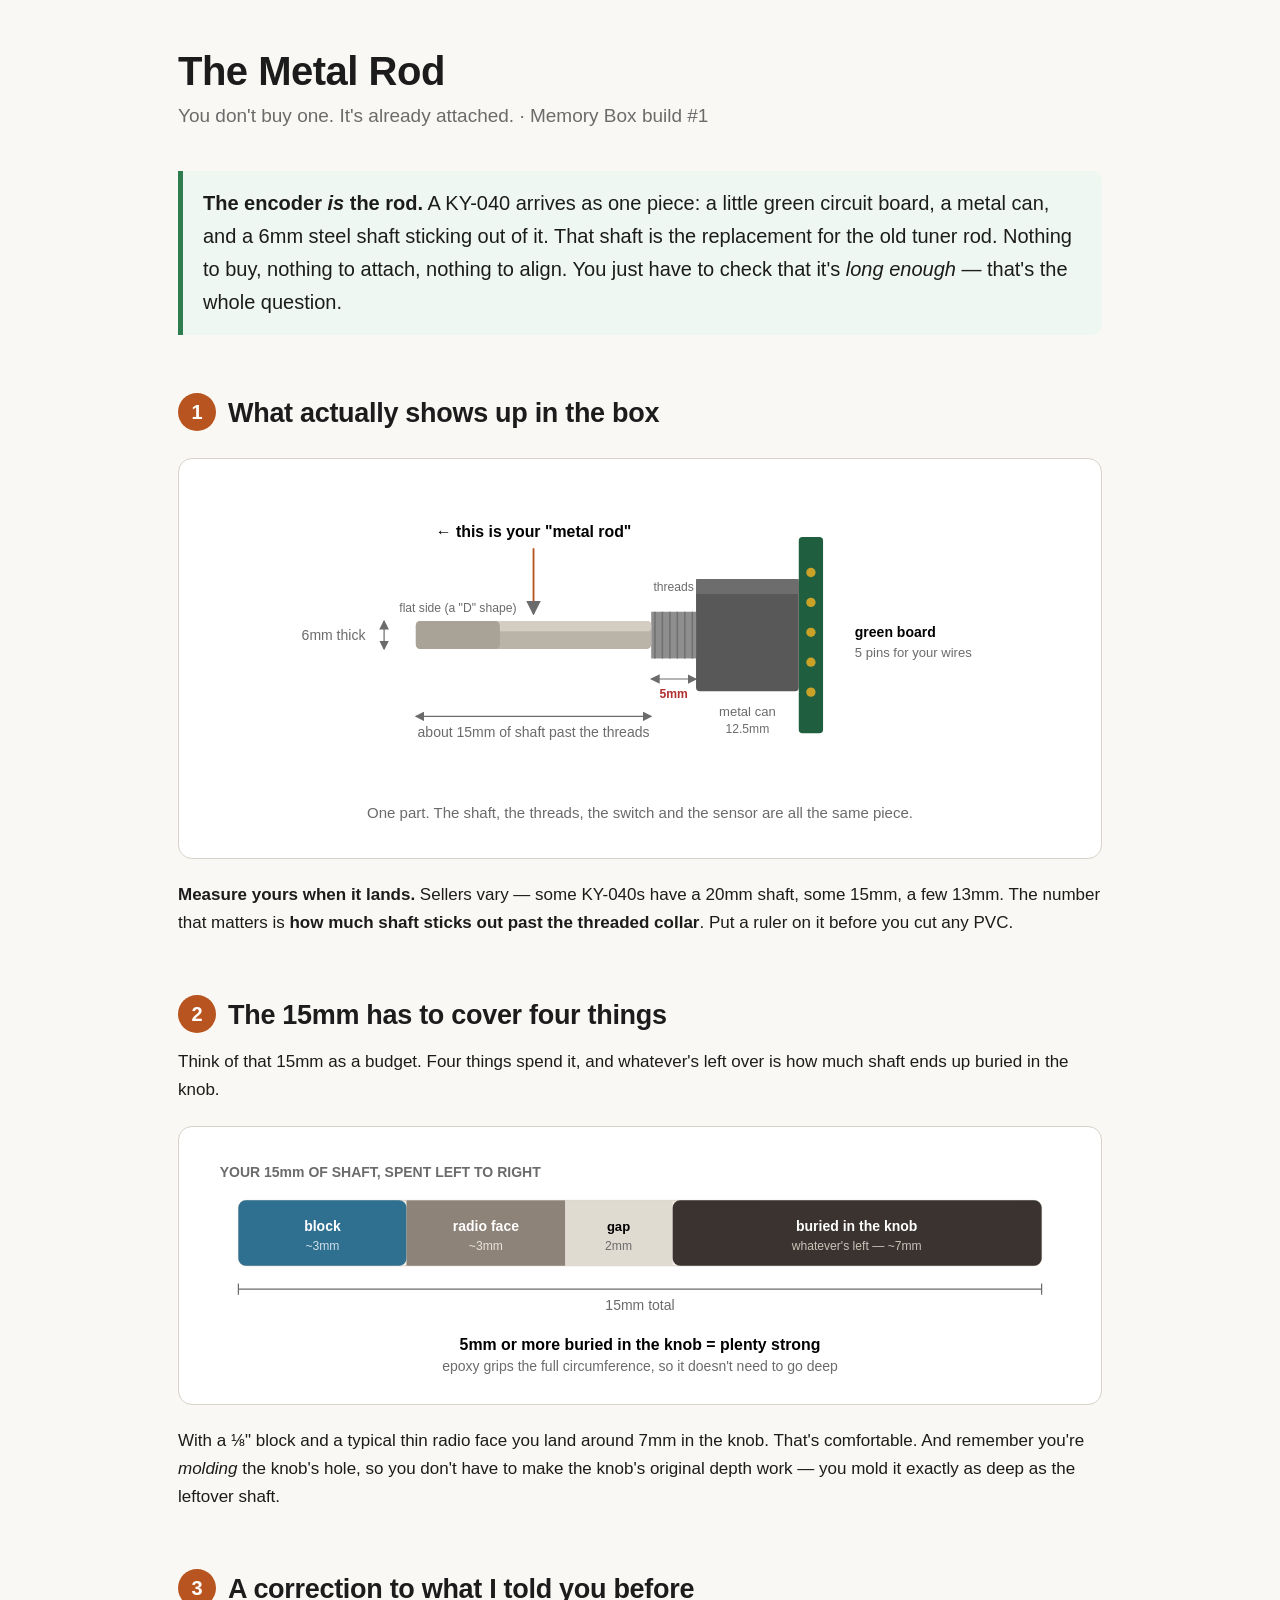
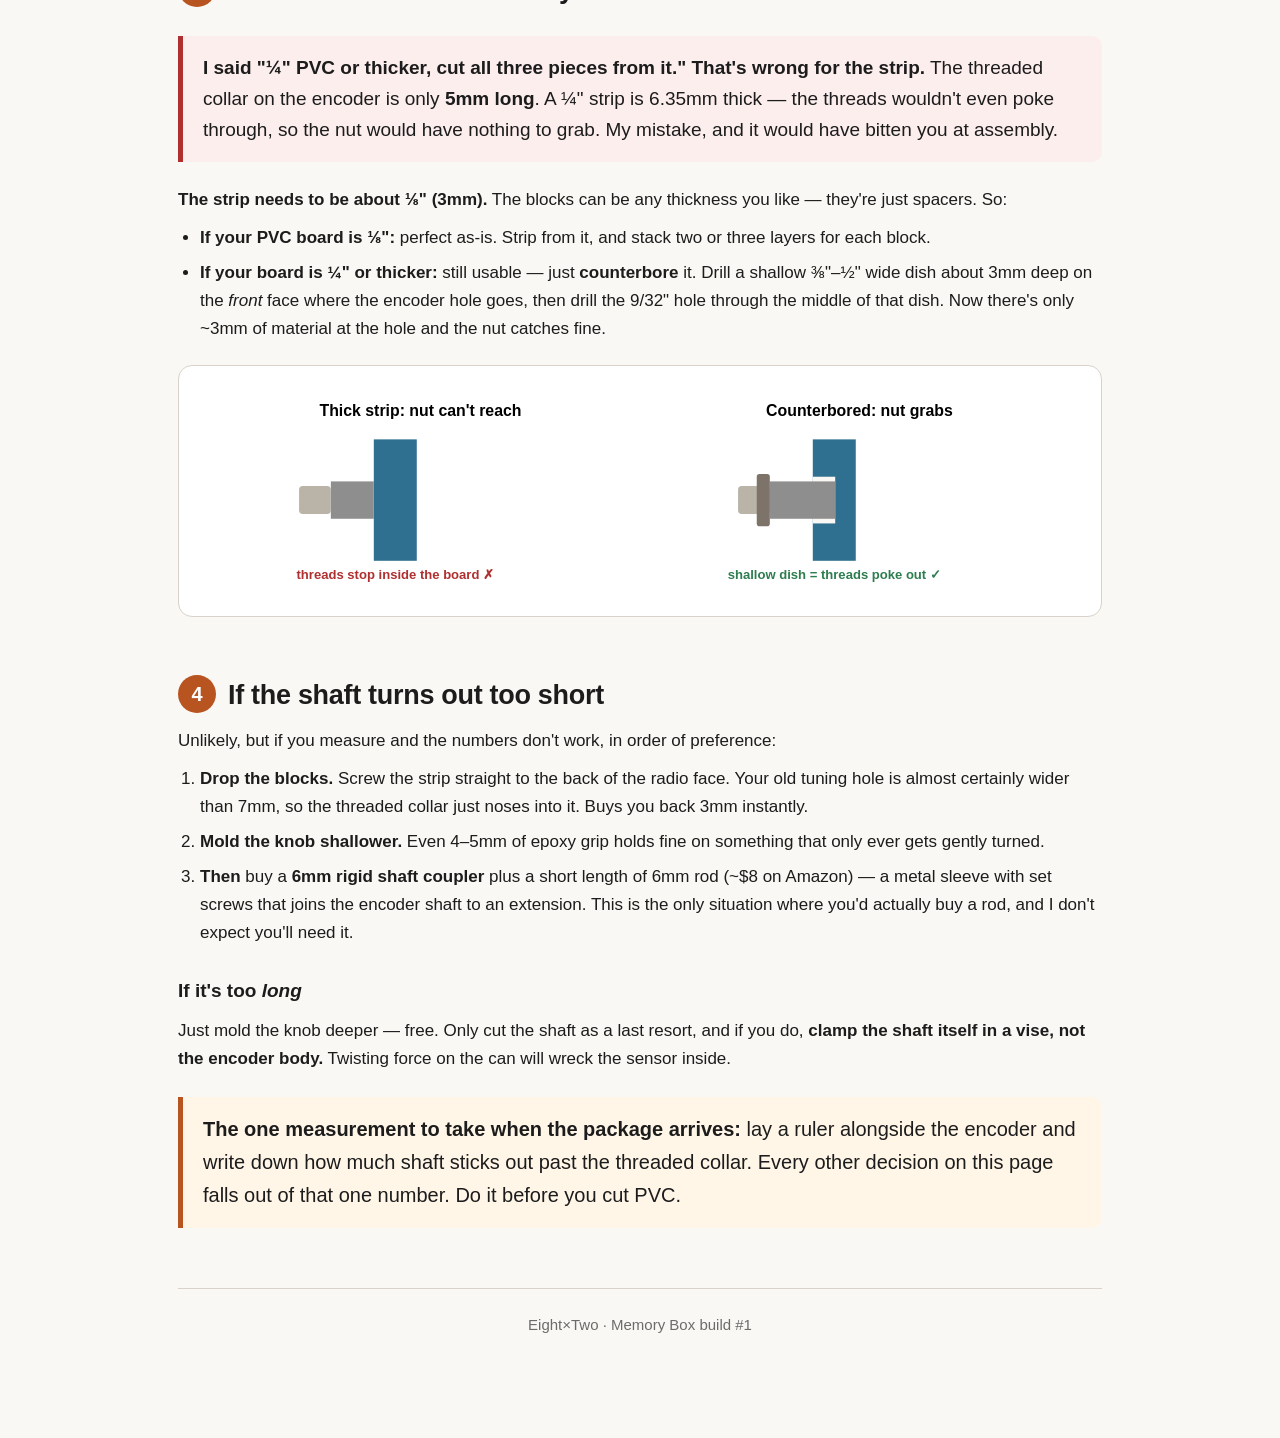
<file: shaft-length-guide.html>
<!DOCTYPE html>
<html lang="en">
<head>
<meta charset="utf-8">
<title>Memory Box — The Shaft (metal rod) explained</title>
<style>
  :root { --ink:#1c1c1c; --mute:#6b6b6b; --line:#d8d2c8; --paper:#faf8f4; --accent:#b8541f;
          --good:#2e7d4f; --warn:#b03030; }
  * { box-sizing:border-box; }
  body { margin:0; background:var(--paper); color:var(--ink);
         font:17px/1.65 -apple-system,BlinkMacSystemFont,"Segoe UI",Helvetica,sans-serif; }
  .wrap { max-width:980px; margin:0 auto; padding:48px 28px 90px; }
  h1 { font-size:40px; line-height:1.15; margin:0 0 6px; letter-spacing:-.5px; }
  .sub { color:var(--mute); font-size:19px; margin:0 0 40px; }
  h2 { font-size:27px; margin:56px 0 6px; letter-spacing:-.3px; }
  h2 .n { display:inline-block; width:38px; height:38px; line-height:38px; text-align:center;
          background:var(--accent); color:#fff; border-radius:50%; font-size:20px;
          margin-right:12px; vertical-align:3px; }
  h3 { font-size:19px; margin:28px 0 4px; }
  p { margin:10px 0; }
  .card { background:#fff; border:1px solid var(--line); border-radius:14px; padding:22px; margin:22px 0; }
  svg { display:block; width:100%; height:auto; }
  .cap { color:var(--mute); font-size:15px; margin-top:12px; text-align:center; }
  .big { font-size:20px; background:#fff6e8; border-left:5px solid var(--accent);
         padding:16px 20px; border-radius:0 10px 10px 0; margin:24px 0; }
  .stop { font-size:19px; background:#fdeeee; border-left:5px solid var(--warn);
          padding:16px 20px; border-radius:0 10px 10px 0; margin:24px 0; }
  .yes { font-size:20px; background:#eef7f1; border-left:5px solid var(--good);
         padding:16px 20px; border-radius:0 10px 10px 0; margin:24px 0; }
  ul,ol { margin:10px 0; padding-left:22px; } li { margin:7px 0; }
  table { border-collapse:collapse; width:100%; margin:16px 0; font-size:16px; }
  th,td { text-align:left; padding:11px 12px; border-bottom:1px solid var(--line); vertical-align:top; }
  th { font-size:13px; text-transform:uppercase; letter-spacing:.08em; color:var(--mute); }
  code { background:#efece6; padding:2px 6px; border-radius:5px; font-size:15px; }
  .hr { height:1px; background:var(--line); margin:60px 0 0; }
</style>
</head>
<body>
<div class="wrap">

<h1>The Metal Rod</h1>
<p class="sub">You don't buy one. It's already attached. · Memory Box build #1</p>

<div class="yes">
<strong>The encoder <em>is</em> the rod.</strong> A KY-040 arrives as one piece: a little
green circuit board, a metal can, and a 6mm steel shaft sticking out of it. That shaft is
the replacement for the old tuner rod. Nothing to buy, nothing to attach, nothing to
align. You just have to check that it's <em>long enough</em> — that's the whole question.
</div>

<h2><span class="n">1</span>What actually shows up in the box</h2>

<div class="card">
<svg viewBox="0 0 940 330" role="img" aria-label="KY-040 encoder dimensions">
  <defs>
    <marker id="s1" markerWidth="8" markerHeight="8" refX="7" refY="4" orient="auto">
      <path d="M0 0 L8 4 L0 8 z" fill="#6b6b6b"/></marker>
    <marker id="s2" markerWidth="8" markerHeight="8" refX="1" refY="4" orient="auto">
      <path d="M8 0 L0 4 L8 8 z" fill="#6b6b6b"/></marker>
  </defs>

  <!-- PCB -->
  <rect x="640" y="60" width="26" height="210" rx="4" fill="#1f5f3f"/>
  <circle cx="653" cy="98" r="5" fill="#c9a227"/><circle cx="653" cy="130" r="5" fill="#c9a227"/>
  <circle cx="653" cy="162" r="5" fill="#c9a227"/><circle cx="653" cy="194" r="5" fill="#c9a227"/>
  <circle cx="653" cy="226" r="5" fill="#c9a227"/>
  <text x="700" y="167" font-size="15" font-weight="700">green board</text>
  <text x="700" y="188" font-size="14" fill="#6b6b6b">5 pins for your wires</text>

  <!-- body -->
  <rect x="530" y="105" width="110" height="120" rx="4" fill="#585858"/>
  <rect x="530" y="105" width="110" height="16" fill="#6d6d6d"/>
  <text x="585" y="252" font-size="14" text-anchor="middle" fill="#6b6b6b">metal can</text>
  <text x="585" y="270" font-size="13" text-anchor="middle" fill="#6b6b6b">12.5mm</text>

  <!-- bushing (threaded) -->
  <rect x="482" y="140" width="48" height="50" fill="#8e8e8e"/>
  <g stroke="#6f6f6f" stroke-width="1.6">
    <line x1="486" y1="140" x2="486" y2="190"/><line x1="494" y1="140" x2="494" y2="190"/>
    <line x1="502" y1="140" x2="502" y2="190"/><line x1="510" y1="140" x2="510" y2="190"/>
    <line x1="518" y1="140" x2="518" y2="190"/><line x1="526" y1="140" x2="526" y2="190"/>
  </g>
  <line x1="482" y1="212" x2="530" y2="212" stroke="#6b6b6b" stroke-width="1.3"
        marker-start="url(#s2)" marker-end="url(#s1)"/>
  <text x="506" y="232" font-size="13" text-anchor="middle" fill="#b03030" font-weight="700">5mm</text>
  <text x="506" y="118" font-size="13" text-anchor="middle" fill="#6b6b6b">threads</text>

  <!-- shaft -->
  <rect x="230" y="150" width="252" height="30" rx="5" fill="#b9b3a8"/>
  <rect x="230" y="150" width="252" height="11" rx="4" fill="#d3cdc2"/>
  <!-- D flat -->
  <rect x="230" y="150" width="90" height="30" rx="5" fill="#a8a297"/>
  <text x="275" y="140" font-size="13" text-anchor="middle" fill="#6b6b6b">flat side (a "D" shape)</text>

  <!-- dims -->
  <line x1="230" y1="252" x2="482" y2="252" stroke="#6b6b6b" stroke-width="1.3"
        marker-start="url(#s2)" marker-end="url(#s1)"/>
  <text x="356" y="274" font-size="15" text-anchor="middle" fill="#6b6b6b">about 15mm of shaft past the threads</text>

  <line x1="196" y1="150" x2="196" y2="180" stroke="#6b6b6b" stroke-width="1.3"
        marker-start="url(#s2)" marker-end="url(#s1)"/>
  <text x="176" y="170" font-size="15" text-anchor="end" fill="#6b6b6b">6mm thick</text>

  <text x="356" y="60" font-size="17" text-anchor="middle" font-weight="700">← this is your "metal rod"</text>
  <line x1="356" y1="72" x2="356" y2="142" stroke="#b8541f" stroke-width="2" marker-end="url(#s1)"/>
</svg>
<p class="cap">One part. The shaft, the threads, the switch and the sensor are all the same piece.</p>
</div>

<p><strong>Measure yours when it lands.</strong> Sellers vary — some KY-040s have a 20mm
shaft, some 15mm, a few 13mm. The number that matters is <strong>how much shaft sticks
out past the threaded collar</strong>. Put a ruler on it before you cut any PVC.</p>

<h2><span class="n">2</span>The 15mm has to cover four things</h2>
<p>Think of that 15mm as a budget. Four things spend it, and whatever's left over is how
much shaft ends up buried in the knob.</p>

<div class="card">
<svg viewBox="0 0 940 250" role="img" aria-label="Shaft length budget bar">
  <text x="20" y="30" font-size="15" fill="#6b6b6b" font-weight="600">YOUR 15mm OF SHAFT, SPENT LEFT TO RIGHT</text>

  <rect x="40" y="55" width="860" height="70" rx="8" fill="#efece6" stroke="#d8d2c8"/>
  <!-- segments -->
  <rect x="40" y="55" width="180" height="70" rx="8" fill="#2f6f8f"/>
  <rect x="220" y="55" width="170" height="70" fill="#8d8378"/>
  <rect x="390" y="55" width="115" height="70" fill="#e0dbd1"/>
  <rect x="505" y="55" width="395" height="70" rx="8" fill="#3a3330"/>

  <text x="130" y="88" font-size="15" fill="#fff" text-anchor="middle" font-weight="700">block</text>
  <text x="130" y="108" font-size="13" fill="#cfe0ea" text-anchor="middle">~3mm</text>
  <text x="305" y="88" font-size="15" fill="#fff" text-anchor="middle" font-weight="700">radio face</text>
  <text x="305" y="108" font-size="13" fill="#e8e4de" text-anchor="middle">~3mm</text>
  <text x="447" y="88" font-size="14" text-anchor="middle" font-weight="700">gap</text>
  <text x="447" y="108" font-size="13" fill="#6b6b6b" text-anchor="middle">2mm</text>
  <text x="702" y="88" font-size="15" fill="#fff" text-anchor="middle" font-weight="700">buried in the knob</text>
  <text x="702" y="108" font-size="13" fill="#c9c3b8" text-anchor="middle">whatever's left — ~7mm</text>

  <line x1="40" y1="150" x2="900" y2="150" stroke="#6b6b6b" stroke-width="1.3"/>
  <line x1="40" y1="144" x2="40" y2="156" stroke="#6b6b6b" stroke-width="1.3"/>
  <line x1="900" y1="144" x2="900" y2="156" stroke="#6b6b6b" stroke-width="1.3"/>
  <text x="470" y="172" font-size="15" text-anchor="middle" fill="#6b6b6b">15mm total</text>

  <text x="470" y="215" font-size="17" text-anchor="middle" font-weight="700">
    5mm or more buried in the knob = plenty strong</text>
  <text x="470" y="238" font-size="15" text-anchor="middle" fill="#6b6b6b">
    epoxy grips the full circumference, so it doesn't need to go deep</text>
</svg>
</div>

<p>With a ⅛" block and a typical thin radio face you land around 7mm in the knob. That's
comfortable. And remember you're <em>molding</em> the knob's hole, so you don't have to
make the knob's original depth work — you mold it exactly as deep as the leftover shaft.</p>

<h2><span class="n">3</span>A correction to what I told you before</h2>

<div class="stop">
<strong>I said "¼" PVC or thicker, cut all three pieces from it." That's wrong for the
strip.</strong> The threaded collar on the encoder is only <strong>5mm long</strong>. A ¼"
strip is 6.35mm thick — the threads wouldn't even poke through, so the nut would have
nothing to grab. My mistake, and it would have bitten you at assembly.
</div>

<p><strong>The strip needs to be about ⅛" (3mm).</strong> The blocks can be any thickness
you like — they're just spacers. So:</p>

<ul>
  <li><strong>If your PVC board is ⅛":</strong> perfect as-is. Strip from it, and stack
      two or three layers for each block.</li>
  <li><strong>If your board is ¼" or thicker:</strong> still usable — just
      <strong>counterbore</strong> it. Drill a shallow ⅜"–½" wide dish about 3mm deep on
      the <em>front</em> face where the encoder hole goes, then drill the 9/32" hole
      through the middle of that dish. Now there's only ~3mm of material at the hole and
      the nut catches fine.</li>
</ul>

<div class="card">
<svg viewBox="0 0 940 220" role="img" aria-label="Counterbore fix for thick PVC">
  <text x="235" y="30" font-size="17" text-anchor="middle" font-weight="700">Thick strip: nut can't reach</text>
  <rect x="185" y="55" width="46" height="130" fill="#2f6f8f"/>
  <rect x="139" y="100" width="46" height="40" fill="#8e8e8e"/>
  <rect x="105" y="105" width="34" height="30" rx="4" fill="#b9b3a8"/>
  <text x="208" y="205" font-size="14" text-anchor="middle" fill="#b03030" font-weight="700">threads stop inside the board ✗</text>

  <text x="705" y="30" font-size="17" text-anchor="middle" font-weight="700">Counterbored: nut grabs</text>
  <rect x="655" y="55" width="46" height="130" fill="#2f6f8f"/>
  <rect x="655" y="95" width="24" height="50" fill="#faf8f4"/>
  <rect x="609" y="100" width="70" height="40" fill="#8e8e8e"/>
  <rect x="575" y="105" width="34" height="30" rx="4" fill="#b9b3a8"/>
  <rect x="595" y="92" width="14" height="56" rx="3" fill="#7d7369"/>
  <text x="678" y="205" font-size="14" text-anchor="middle" fill="#2e7d4f" font-weight="700">shallow dish = threads poke out ✓</text>
</svg>
</div>

<h2><span class="n">4</span>If the shaft turns out too short</h2>
<p>Unlikely, but if you measure and the numbers don't work, in order of preference:</p>
<ol>
  <li><strong>Drop the blocks.</strong> Screw the strip straight to the back of the radio
      face. Your old tuning hole is almost certainly wider than 7mm, so the threaded collar
      just noses into it. Buys you back 3mm instantly.</li>
  <li><strong>Mold the knob shallower.</strong> Even 4–5mm of epoxy grip holds fine on
      something that only ever gets gently turned.</li>
  <li><strong>Then</strong> buy a <strong>6mm rigid shaft coupler</strong> plus a short
      length of 6mm rod (~$8 on Amazon) — a metal sleeve with set screws that joins the
      encoder shaft to an extension. This is the only situation where you'd actually buy
      a rod, and I don't expect you'll need it.</li>
</ol>

<h3>If it's too <em>long</em></h3>
<p>Just mold the knob deeper — free. Only cut the shaft as a last resort, and if you do,
<strong>clamp the shaft itself in a vise, not the encoder body.</strong> Twisting force
on the can will wreck the sensor inside.</p>

<div class="big">
<strong>The one measurement to take when the package arrives:</strong> lay a ruler
alongside the encoder and write down how much shaft sticks out past the threaded collar.
Every other decision on this page falls out of that one number. Do it before you cut PVC.
</div>

<div class="hr"></div>
<p class="cap" style="margin-top:24px">Eight×Two · Memory Box build #1</p>

</div>
</body>
</html>
</file>
